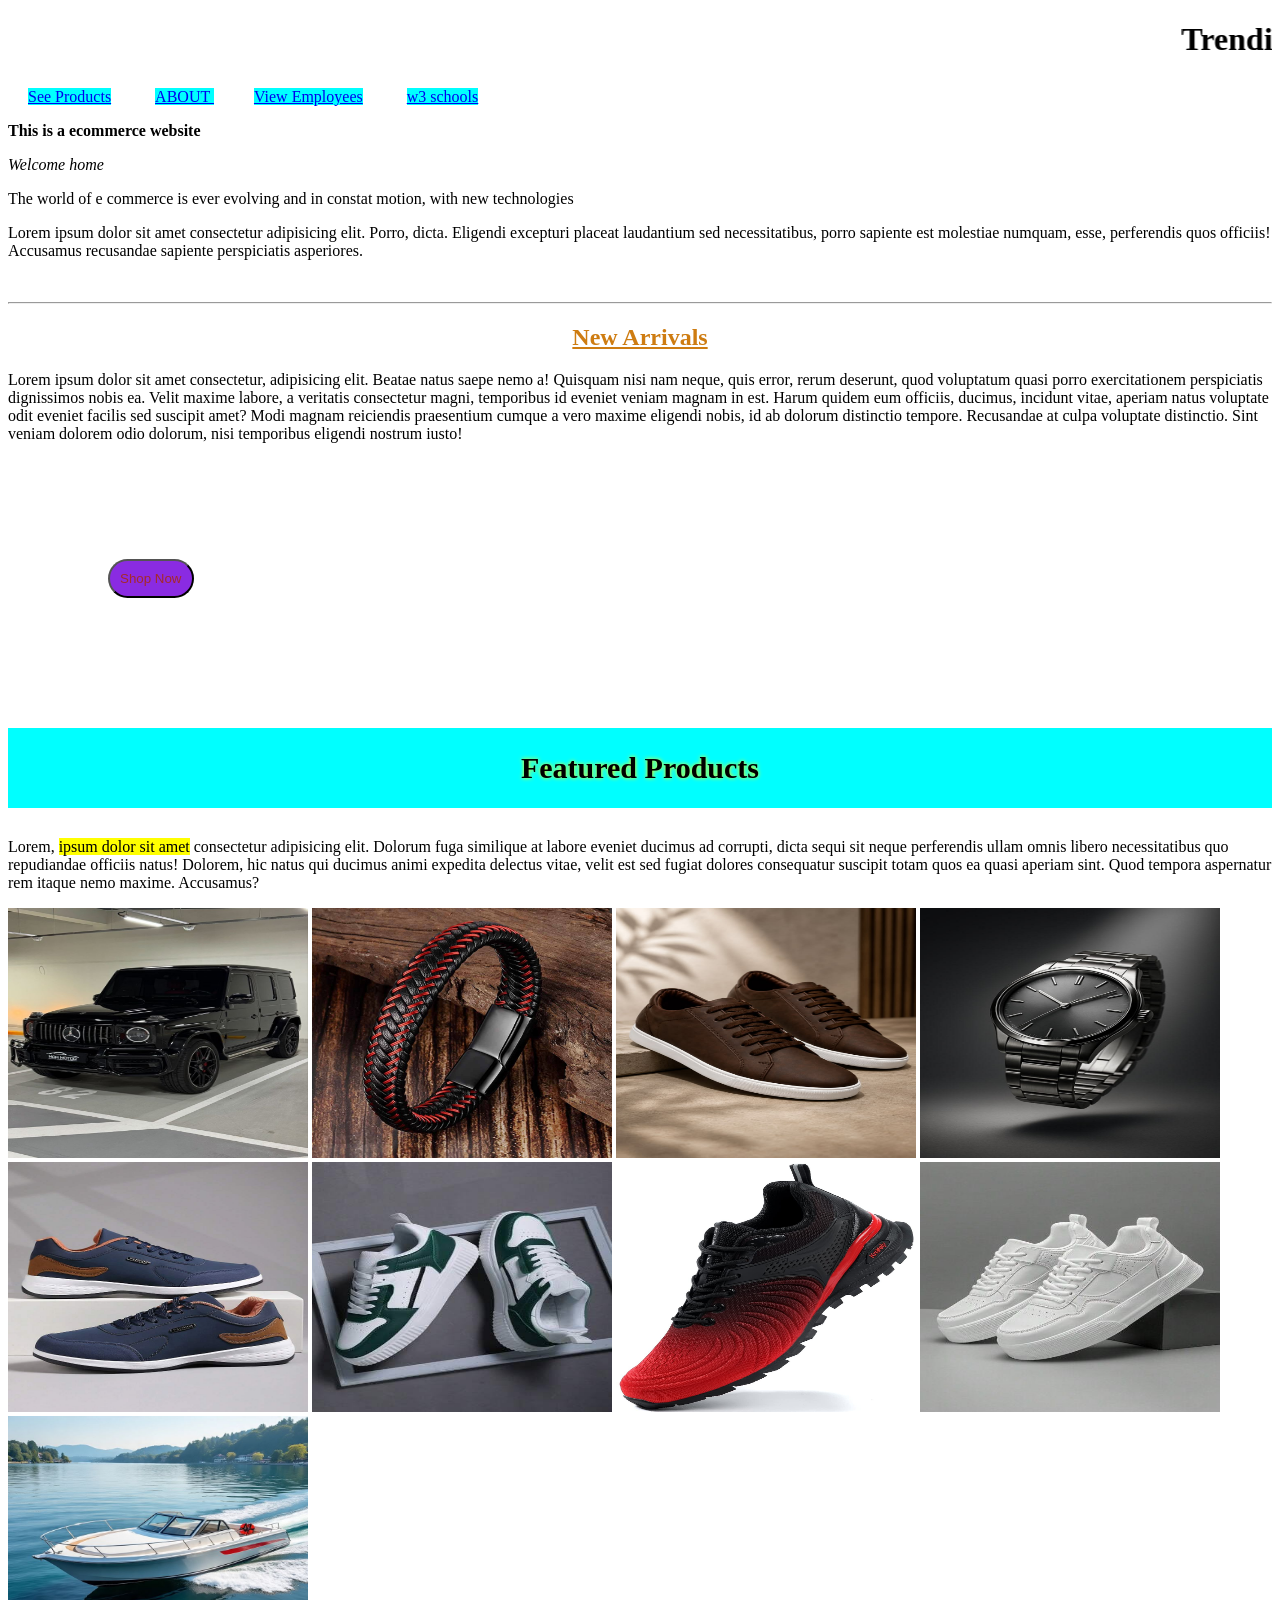
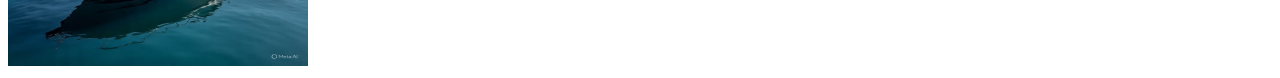
<file: index.html>
<!DOCTYPE html>
<html lang="en">
<head>
    <meta charset="UTF-8">
    <meta name="viewport" content="width=device-width, initial-scale=1.0">
    <title>HOME PAGE</title>
    <link rel="stylesheet" href="css/style.css">
    <style>
        a{
            background-color: aqua;
            margin: 20px;
        }
        a:hover{
            background-color: red;
        }
    </style>
</head>
<body>
    
    <h1><marquee behavior="" direction="">Trending Styles, Better Prices!</marquee></h1>
    <a href="products.html" target="_blank">See Products</a>
    <a href="about.html" target="_self">ABOUT </a>
    <a href="employee.html">View Employees</a>

    <a href="https://www.w3schools.com/">w3 schools </a>


    <p><b>This is a ecommerce website</b></p>
    <p><i>Welcome home</i></p>

    <p>The world of e commerce is ever evolving and in constat motion, with new technologies</p>

    <p>Lorem ipsum dolor sit amet consectetur adipisicing elit. Porro, dicta. Eligendi excepturi placeat laudantium sed necessitatibus, porro sapiente est molestiae numquam, esse, perferendis quos officiis! Accusamus recusandae sapiente perspiciatis asperiores.</p>
    <br>
    <hr>
    
    <h2 style="color: rgb(206, 124, 17);text-align: center;"><u>New Arrivals</u></h2>

    <p>Lorem ipsum dolor sit amet consectetur, adipisicing elit. Beatae natus saepe nemo a! Quisquam nisi nam neque, quis error, rerum deserunt, quod voluptatum quasi porro exercitationem perspiciatis dignissimos nobis ea.
    Velit maxime labore, a veritatis consectetur magni, temporibus id eveniet veniam magnam in est. Harum quidem eum officiis, ducimus, incidunt vitae, aperiam natus voluptate odit eveniet facilis sed suscipit amet?
    Modi magnam reiciendis praesentium cumque a vero maxime eligendi nobis, id ab dolorum distinctio tempore. Recusandae at culpa voluptate distinctio. Sint veniam dolorem odio dolorum, nisi temporibus eligendi nostrum iusto!</p>


    <button>Shop Now</button>

    <h3>Featured Products</h3>
    <p>Lorem, <mark>ipsum dolor sit amet</mark> consectetur adipisicing elit. Dolorum fuga similique at labore eveniet ducimus ad corrupti, dicta sequi sit neque perferendis ullam omnis libero necessitatibus quo repudiandae officiis natus!
    Dolorem, hic natus qui ducimus animi expedita delectus vitae, velit est sed fugiat dolores consequatur suscipit totam quos ea quasi aperiam sint. Quod tempora aspernatur rem itaque nemo maxime. Accusamus?</p>

    <img src="images/car.png" alt="car">
    <img src="images/bracelet.png" alt="">
    <img src="images/shoes.png" alt="">
    <img src="images/watch.png" alt="">
    <img src="images/sneaker.png" alt="">
    <img src="images/shoes1.png" alt="">
    <img src="images/sneaker1.png" alt="">
    <img src="images/sneaker2.png" alt="">
    <img src="images/yacht.png" alt="">


</body>
</html>
</file>
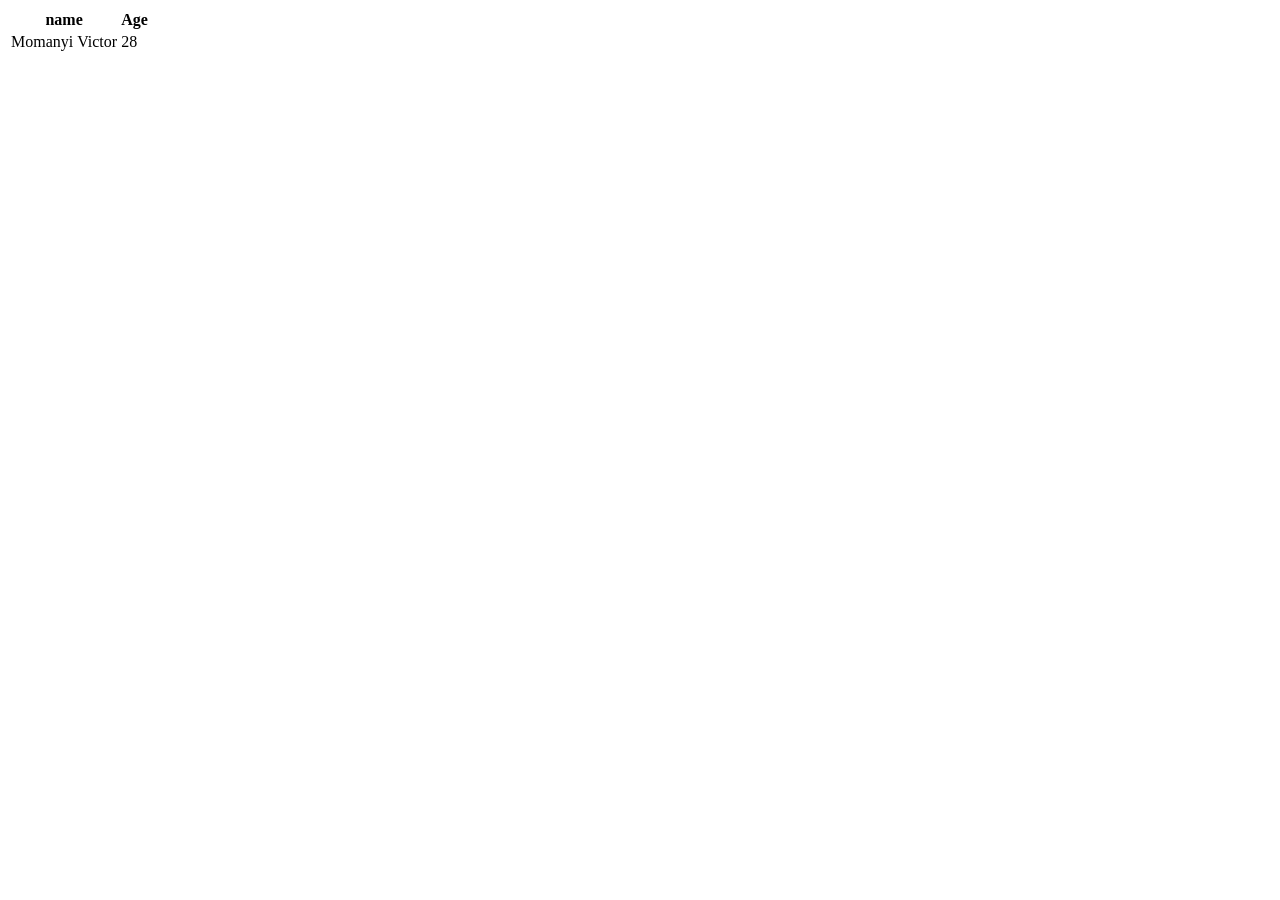
<file: about.html>
<!DOCTYPE html>
<html lang="en">
<head>
    <meta charset="UTF-8">
    <meta name="viewport" content="width=device-width, initial-scale=1.0">
    <title>Document</title>
</head>
<body>
    
    <table>
        <tr>
            <th colspan="2">name</th>
            <th>Age</th>
        </tr>

        <tr>
            <td>Momanyi</td>
            <td>Victor</td>
            <td>28</td>
        </tr>
        <tr></tr>
        <tr></tr>
    </table>
</body>
</html>
</file>
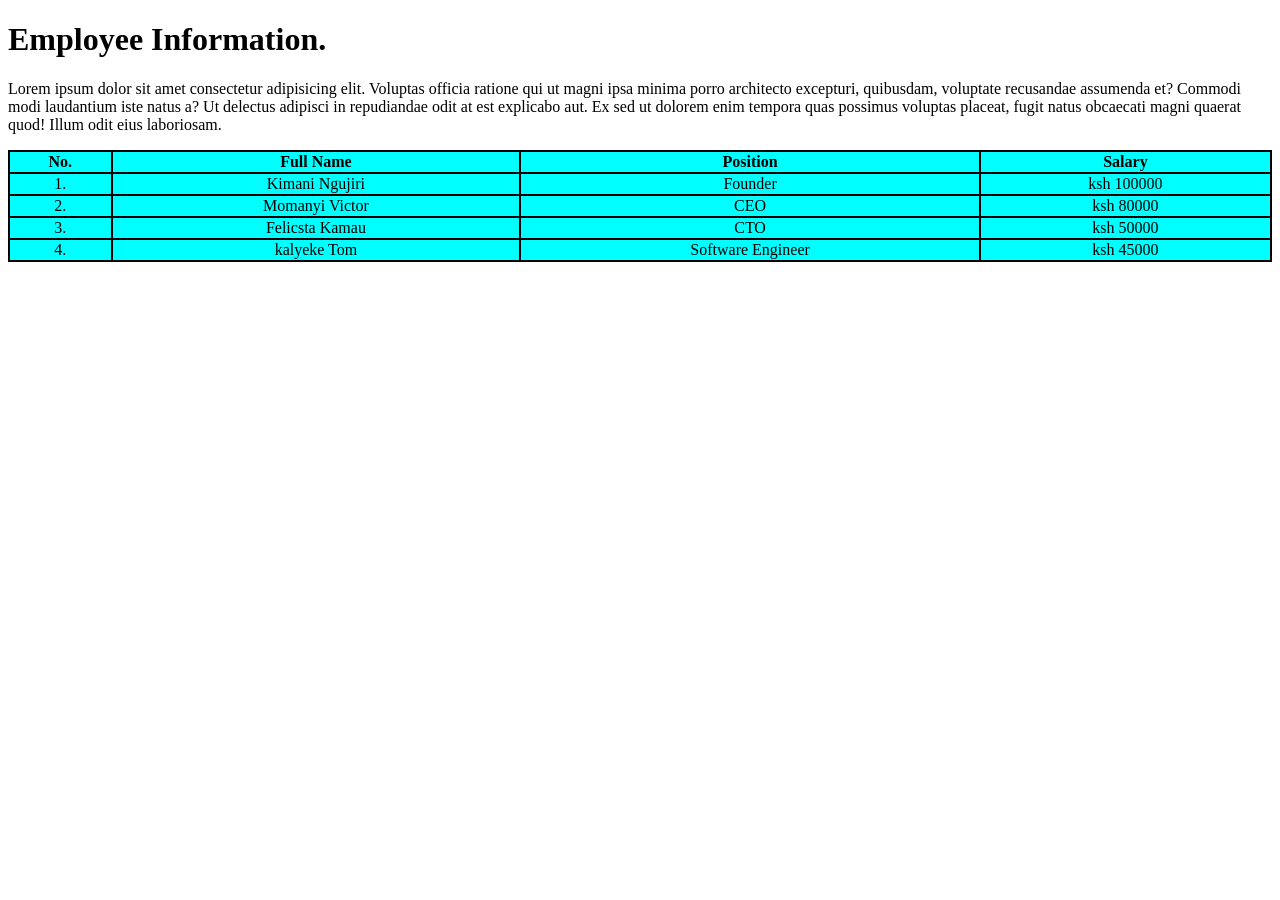
<file: employee.html>
<!DOCTYPE html>
<html lang="en">
<head>
    <meta charset="UTF-8">
    <meta name="viewport" content="width=device-width, initial-scale=1.0">
    <title>Employee Page - Momanyi</title>
    <style>
        table,th,td{
           border: 2px solid black;
           text-align: center;
           border-collapse: collapse;
        }
        table{
            width: 100%;
            height: 100px;
            background-color: aqua;
        }





    </style>
</head>
<body>
    <h1>Employee Information.</h1>

    <p>Lorem ipsum dolor sit amet consectetur adipisicing elit. Voluptas officia ratione qui ut magni ipsa minima porro architecto excepturi, quibusdam, voluptate recusandae assumenda et? Commodi modi laudantium iste natus a?
    Ut delectus adipisci in repudiandae odit at est explicabo aut. Ex sed ut dolorem enim tempora quas possimus voluptas placeat, fugit natus obcaecati magni quaerat quod! Illum odit eius laboriosam.</p>

    <table>
        <tr>
            <th>No.</th>
            <th>Full Name</th>
            <th>Position</th>
            <th>Salary</th>
        </tr>
        <tr>
            <td>1.</td>
            <td>Kimani Ngujiri</td>
            <td>Founder</td>
            <td>ksh 100000</td>
        </tr>
        <tr>
            <td>2.</td>
            <td>Momanyi Victor</td>
            <td>CEO</td>
            <td>ksh 80000</td>
        </tr>
        <tr>
            <td>3.</td>
            <td>Felicsta Kamau</td>
            <td>CTO</td>
            <td>ksh 50000</td>
        </tr>
        <tr>
            <td>4.</td>
            <td>kalyeke Tom</td>
            <td>Software Engineer</td>
            <td>ksh 45000</td>
        </tr>

    </table>










</body>
</html>
</file>
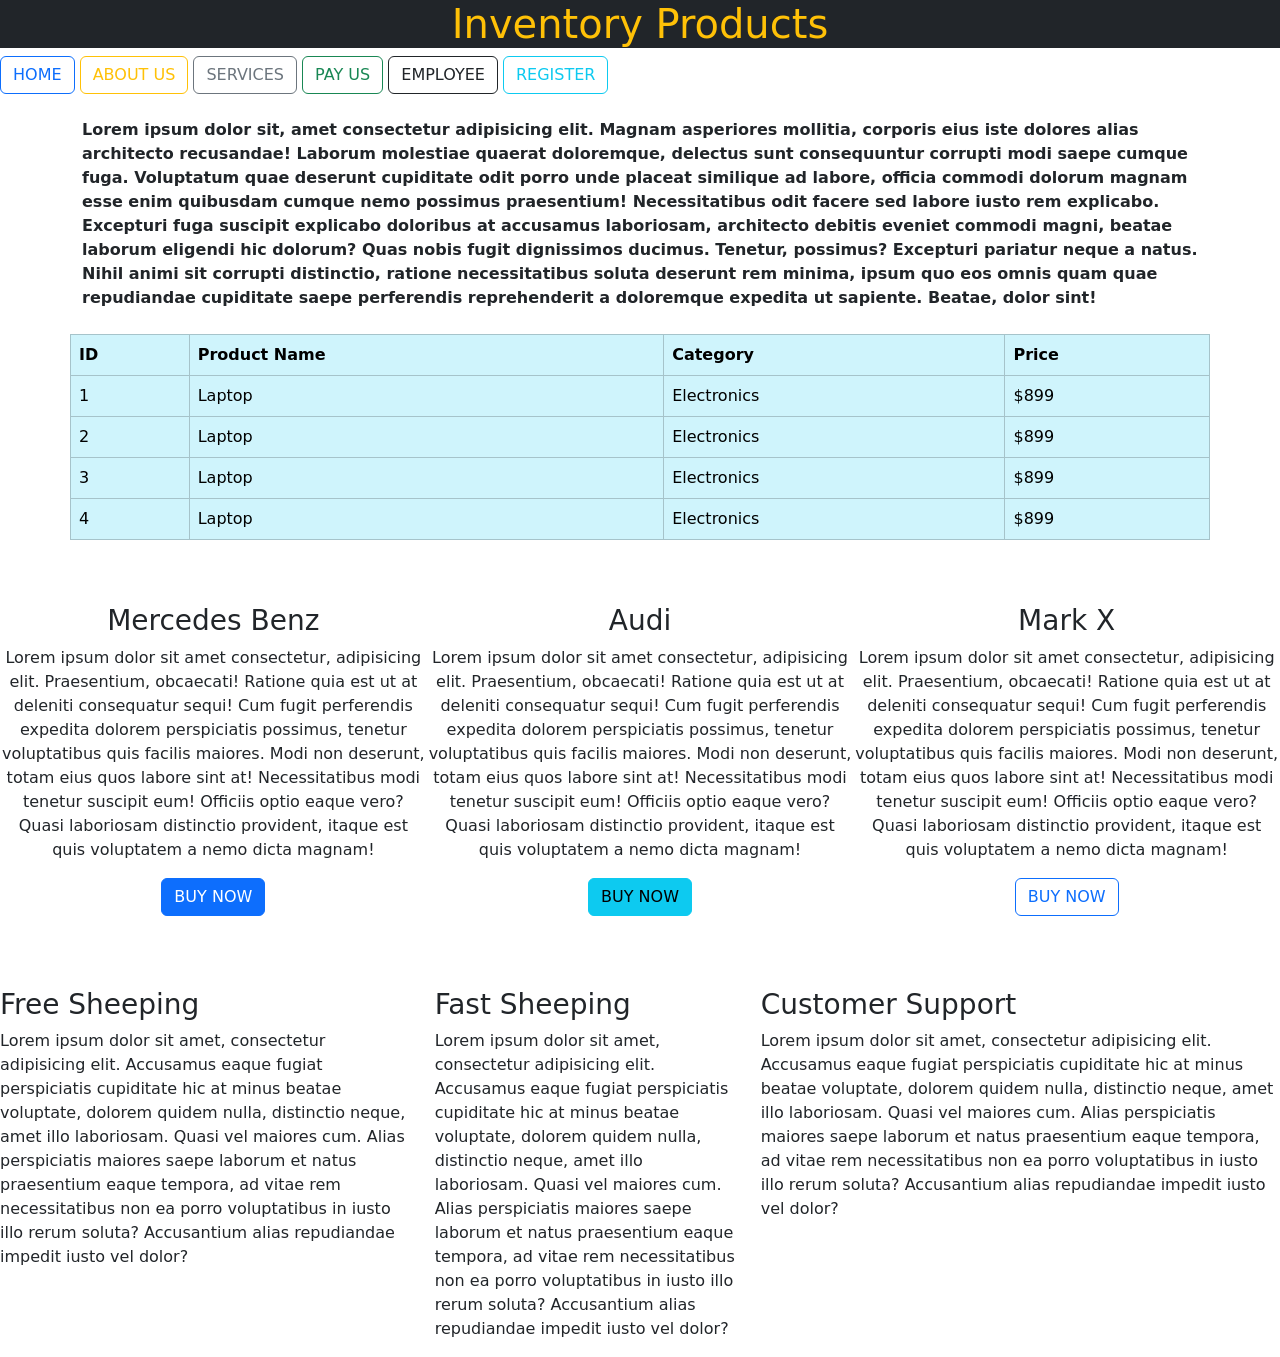
<file: inventory.html>
<!DOCTYPE html>
<html lang="en">
<head>
    <meta charset="UTF-8">
    <meta name="viewport" content="width=device-width, initial-scale=1.0">
    <title>Inventory</title>
    <link rel="stylesheet" href="bootstrap/css/bootstrap.min.css">
    <script src="bootstrap/js/bootstrap.min.js"></script>
</head>
<body>

    <h1 class="text-warning bg-dark text-center">Inventory Products</h1>


    <button class="btn btn-outline-primary">HOME</button>
    <button class="btn btn-outline-warning">ABOUT US</button>
    <button class="btn btn-outline-secondary">SERVICES</button>
    <button class="btn btn-outline-success">PAY US</button>
    <button class="btn btn-outline-dark">EMPLOYEE</button>
    <button class="btn btn-outline-info">REGISTER</button>

    <br>
    <br>
    

    <p class="fw-bold container mb-4">Lorem ipsum dolor sit, amet consectetur adipisicing elit. Magnam asperiores mollitia, corporis eius iste dolores alias architecto recusandae! Laborum molestiae quaerat doloremque, delectus sunt consequuntur corrupti modi saepe cumque fuga.
    Voluptatum quae deserunt cupiditate odit porro unde placeat similique ad labore, officia commodi dolorum magnam esse enim quibusdam cumque nemo possimus praesentium! Necessitatibus odit facere sed labore iusto rem explicabo.
    Excepturi fuga suscipit explicabo doloribus at accusamus laboriosam, architecto debitis eveniet commodi magni, beatae laborum eligendi hic dolorum? Quas nobis fugit dignissimos ducimus. Tenetur, possimus? Excepturi pariatur neque a natus.
    Nihil animi sit corrupti distinctio, ratione necessitatibus soluta deserunt rem minima, ipsum quo eos omnis quam quae repudiandae cupiditate saepe perferendis reprehenderit a doloremque expedita ut sapiente. Beatae, dolor sint!</p>


    <table class="table table-bordered table-info table-hover container">
        <tr>
            <th>ID</th>
            <th>Product Name</th>
            <th>Category</th>
            <th>Price</th>
        </tr>

        <tr>
            <td>1</td>
            <td>Laptop</td>
            <td>Electronics</td>
            <td>$899</td>
        </tr>

        <tr>
            <td>2</td>
            <td>Laptop</td>
            <td>Electronics</td>
            <td>$899</td>
        </tr>

        <tr>
            <td>3</td>
            <td>Laptop</td>
            <td>Electronics</td>
            <td>$899</td>
            
        </tr>

        <tr>
            <td>4</td>
            <td>Laptop</td>
            <td>Electronics</td>
            <td>$899</td>
        </tr>




    </table>


    <br><br>
    <div class="d-flex">
       <div class="text-center">
        <h3>Mercedes Benz</h3>
        <p>Lorem ipsum dolor sit amet consectetur, adipisicing elit. Praesentium, obcaecati! Ratione quia est ut at deleniti consequatur sequi! Cum fugit perferendis expedita dolorem perspiciatis possimus, tenetur voluptatibus quis facilis maiores.
        Modi non deserunt, totam eius quos labore sint at! Necessitatibus modi tenetur suscipit eum! Officiis optio eaque vero? Quasi laboriosam distinctio provident, itaque est quis voluptatem a nemo dicta magnam!</p>
        <button class="btn btn-primary">BUY NOW</button>
       </div>

       <div class="text-center">
         <h3>Audi</h3>
        <p>Lorem ipsum dolor sit amet consectetur, adipisicing elit. Praesentium, obcaecati! Ratione quia est ut at deleniti consequatur sequi! Cum fugit perferendis expedita dolorem perspiciatis possimus, tenetur voluptatibus quis facilis maiores.
        Modi non deserunt, totam eius quos labore sint at! Necessitatibus modi tenetur suscipit eum! Officiis optio eaque vero? Quasi laboriosam distinctio provident, itaque est quis voluptatem a nemo dicta magnam!</p>
        <button class="btn btn-info">BUY NOW</button>
       </div>

       <div class="text-center">
         <h3>Mark X</h3>
        <p>Lorem ipsum dolor sit amet consectetur, adipisicing elit. Praesentium, obcaecati! Ratione quia est ut at deleniti consequatur sequi! Cum fugit perferendis expedita dolorem perspiciatis possimus, tenetur voluptatibus quis facilis maiores.
        Modi non deserunt, totam eius quos labore sint at! Necessitatibus modi tenetur suscipit eum! Officiis optio eaque vero? Quasi laboriosam distinctio provident, itaque est quis voluptatem a nemo dicta magnam!</p>
        <button class="btn btn-outline-primary">BUY NOW</button>
       </div>

    </div>
<br><br><br>



<!--Bootstrap Grid system-->

    <div class="row">
        <div class="col-4">
            <h3>Free Sheeping</h3>
            <p>Lorem ipsum dolor sit amet, consectetur adipisicing elit. Accusamus eaque fugiat perspiciatis cupiditate hic at minus beatae voluptate, dolorem quidem nulla, distinctio neque, amet illo laboriosam. Quasi vel maiores cum.
            Alias perspiciatis maiores saepe laborum et natus praesentium eaque tempora, ad vitae rem necessitatibus non ea porro voluptatibus in iusto illo rerum soluta? Accusantium alias repudiandae impedit iusto vel dolor?</p>

        </div>

        <div class="col-3">
            <h3>Fast Sheeping</h3>
            <p>Lorem ipsum dolor sit amet, consectetur adipisicing elit. Accusamus eaque fugiat perspiciatis cupiditate hic at minus beatae voluptate, dolorem quidem nulla, distinctio neque, amet illo laboriosam. Quasi vel maiores cum.
            Alias perspiciatis maiores saepe laborum et natus praesentium eaque tempora, ad vitae rem necessitatibus non ea porro voluptatibus in iusto illo rerum soluta? Accusantium alias repudiandae impedit iusto vel dolor?</p>

        </div>

        <div class="col-5">
            <h3>Customer Support</h3>
            <p>Lorem ipsum dolor sit amet, consectetur adipisicing elit. Accusamus eaque fugiat perspiciatis cupiditate hic at minus beatae voluptate, dolorem quidem nulla, distinctio neque, amet illo laboriosam. Quasi vel maiores cum.
            Alias perspiciatis maiores saepe laborum et natus praesentium eaque tempora, ad vitae rem necessitatibus non ea porro voluptatibus in iusto illo rerum soluta? Accusantium alias repudiandae impedit iusto vel dolor?</p>

        </div>


    </div>
</body>
</html>
</file>
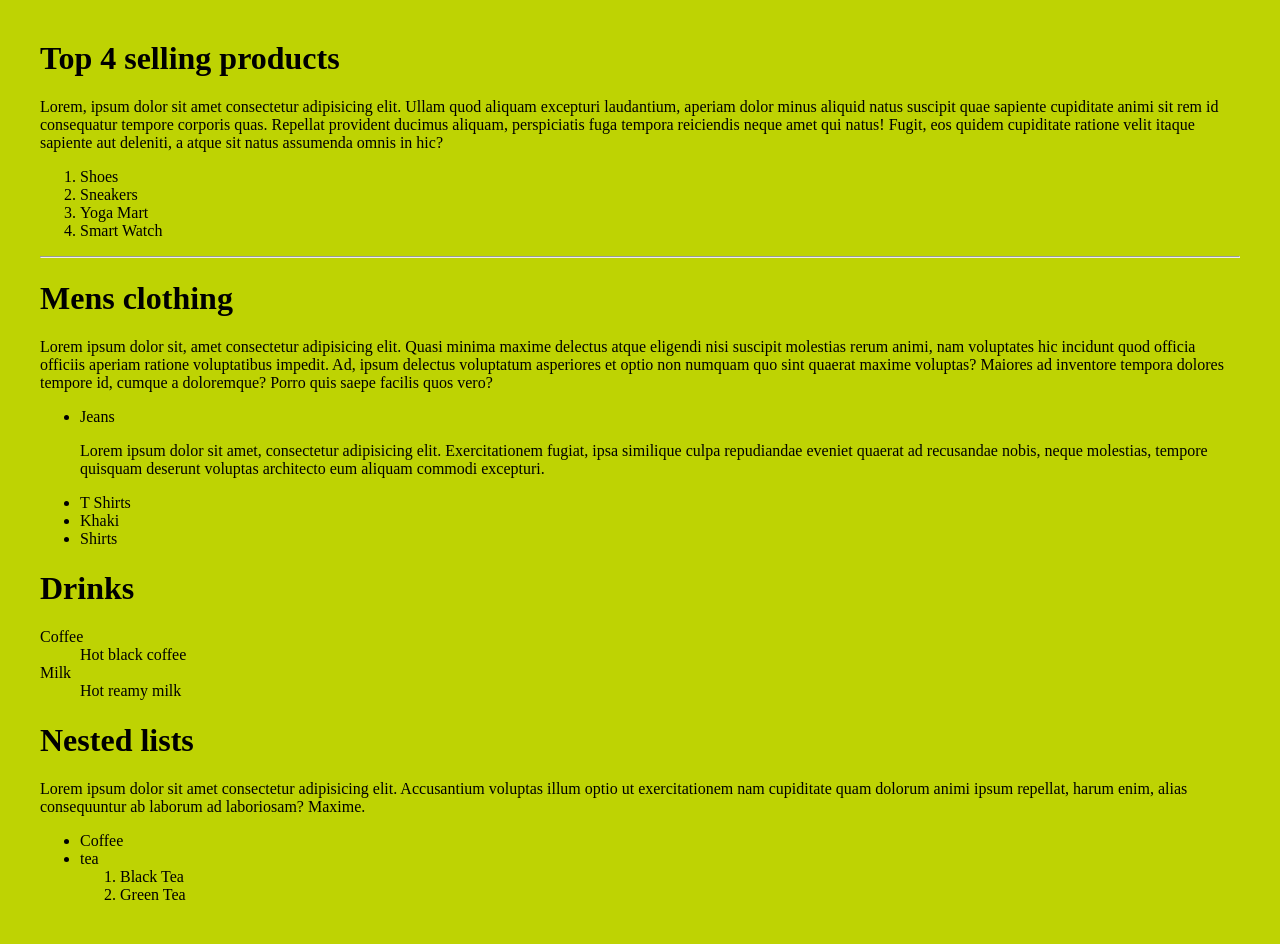
<file: products.html>
<!DOCTYPE html>
<html lang="en">
<head>
    <meta charset="UTF-8">
    <meta name="viewport" content="width=device-width, initial-scale=1.0">
    <title>Products Page</title>
    <style>
       body{
        background-color: rgb(190, 211, 3);
        margin: 40px;
       }


    </style>
</head>
<body>
    
    <!---ordered List-->
    <h1>Top 4 selling products</h1>
    <p>Lorem, ipsum dolor sit amet consectetur adipisicing elit. Ullam quod aliquam excepturi laudantium, aperiam dolor minus aliquid natus suscipit quae sapiente cupiditate animi sit rem id consequatur tempore corporis quas.
    Repellat provident ducimus aliquam, perspiciatis fuga tempora reiciendis neque amet qui natus! Fugit, eos quidem cupiditate ratione velit itaque sapiente aut deleniti, a atque sit natus assumenda omnis in hic?</p>
    <ol type="1">
        <li>Shoes</li>
        <li>Sneakers</li>
        <li>Yoga Mart</li>
        <li>Smart Watch</li>
    </ol>
    <hr>
<!--Unordered list-->
    <h1>Mens clothing</h1>
    <p>Lorem ipsum dolor sit, amet consectetur adipisicing elit. Quasi minima maxime delectus atque eligendi nisi suscipit molestias rerum animi, nam voluptates hic incidunt quod officia officiis aperiam ratione voluptatibus impedit.
    Ad, ipsum delectus voluptatum asperiores et optio non numquam quo sint quaerat maxime voluptas? Maiores ad inventore tempora dolores tempore id, cumque a doloremque? Porro quis saepe facilis quos vero?</p>
    <ul>
        <li>Jeans</li>
        <p>Lorem ipsum dolor sit amet, consectetur adipisicing elit. Exercitationem fugiat, ipsa similique culpa repudiandae eveniet quaerat ad recusandae nobis, neque molestias, tempore quisquam deserunt voluptas architecto eum aliquam commodi excepturi.</p>
        <li>T Shirts</li>
        <li>Khaki</li>
        <li>Shirts</li>
    </ul>

<!-- description lists-->
 <h1>Drinks</h1>
 <dl>
    <dt>Coffee</dt>
    <dd>Hot black coffee</dd>
    <dt>Milk</dt>
    <dd>Hot reamy milk</dd>
 </dl>

 <!--nested lists-->
    <h1>Nested lists</h1>
    <p>Lorem ipsum dolor sit amet consectetur adipisicing elit. Accusantium voluptas illum optio ut exercitationem nam cupiditate quam dolorum animi ipsum repellat, harum enim, alias consequuntur ab laborum ad laboriosam? Maxime.</p>
    <ul>
        <li>Coffee</li>
        <li>tea
            <ol>
                <li>Black Tea</li>
                <li>Green Tea</li>
            </ol>
        </li>
    </ul>
</body>
</html>
</file>
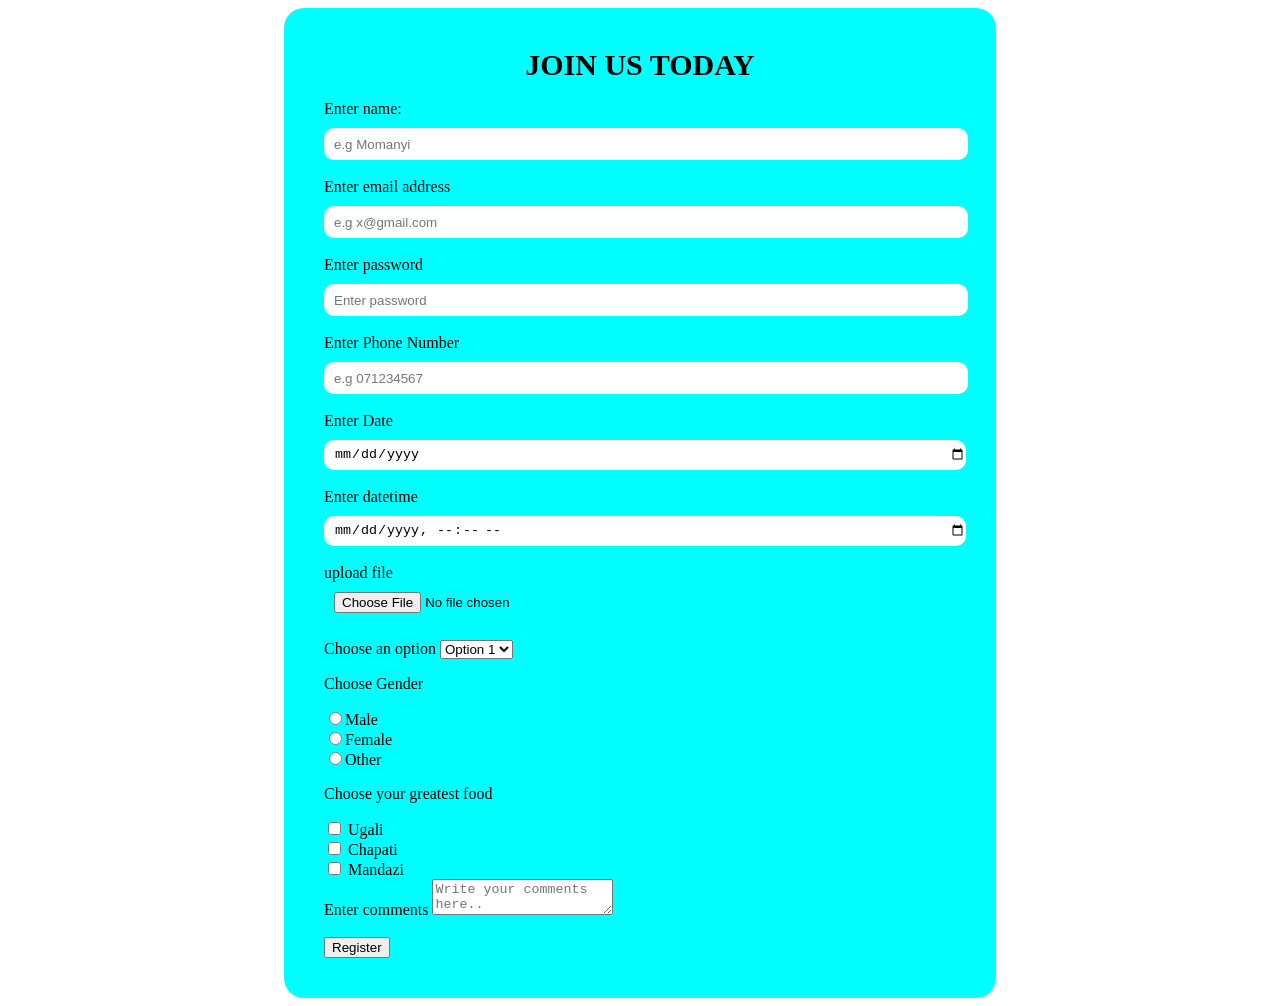
<file: registers.html>
<!DOCTYPE html>
<html lang="en">
<head>
    <meta charset="UTF-8">
    <meta name="viewport" content="width=device-width, initial-scale=1.0">
    <title>Registers</title>
    <link rel="stylesheet" href="css/register.css">
</head>
<body>
    
    <form action="">
        <legend>JOIN US TODAY</legend>
        <br>
        <label for="fullname">Enter name:</label>
        <input type="text" id="fullname" placeholder="e.g Momanyi" required>
         <br><br>

         <label for="mail">Enter email address</label>
         <input type="email" id="mail"placeholder="e.g x@gmail.com">
         <br><br>

         <label for="pwd">Enter password</label>
         <input type="password" id="pwd" placeholder="Enter password">
         <br><br>

        <label for="pn">Enter Phone Number</label>
         <input type="tel" id="pn" placeholder="e.g 071234567">
         <br><br>

         <label for="date">Enter Date</label>
         <input type="date" id="date">
         <br><br>

         <label for="datetime">Enter datetime</label>
         <input type="datetime-local" id="datetime">
         <br><br>

         <label for="file">upload file</label>
         <input type="file" id="file">
         <br><br>

         <!--dropdown-->
         <label for="drop">Choose an option</label>
         <select name="drop" id="drop">
            <option value="Option 1">Option 1</option>
            <option value="Option 2">Option 2</option>
            <option value="Option 3">Option 3</option>
         </select>
         <br>


         <!--radiobutton-->
         <p>Choose Gender</p>
         <label>
            <label for="gender">
                <input type="radio" name="option" id="gender">Male
            </label><br>
              <label for="gender">
                <input type="radio" name="option" id="gender">Female
            </label><br>
              <label for="gender">
                <input type="radio" name="option" id="gender">Other
            </label><br>

         </label>

          

         <!--checkbox-->
         <label>
            <p>Choose your greatest food</p>
            <label for="option">
                <input type="checkbox" name="option" id="">
            Ugali
            </label>
            <br>
        <label>
            <label for="option">
                <input type="checkbox" name="option" id="">
            Chapati
            </label>
            <br>
        <label>
            <label for="option">
                <input type="checkbox" name="option" id="">
            Mandazi
            </label>
            <br>



         <!--textarea-->
         <label for="comments">Enter comments</label>
         <textarea id="comments"placeholder="Write your comments here.."></textarea>
         <br><br>


        <button>Register</button>






    </form>








</body>
</html>
</file>
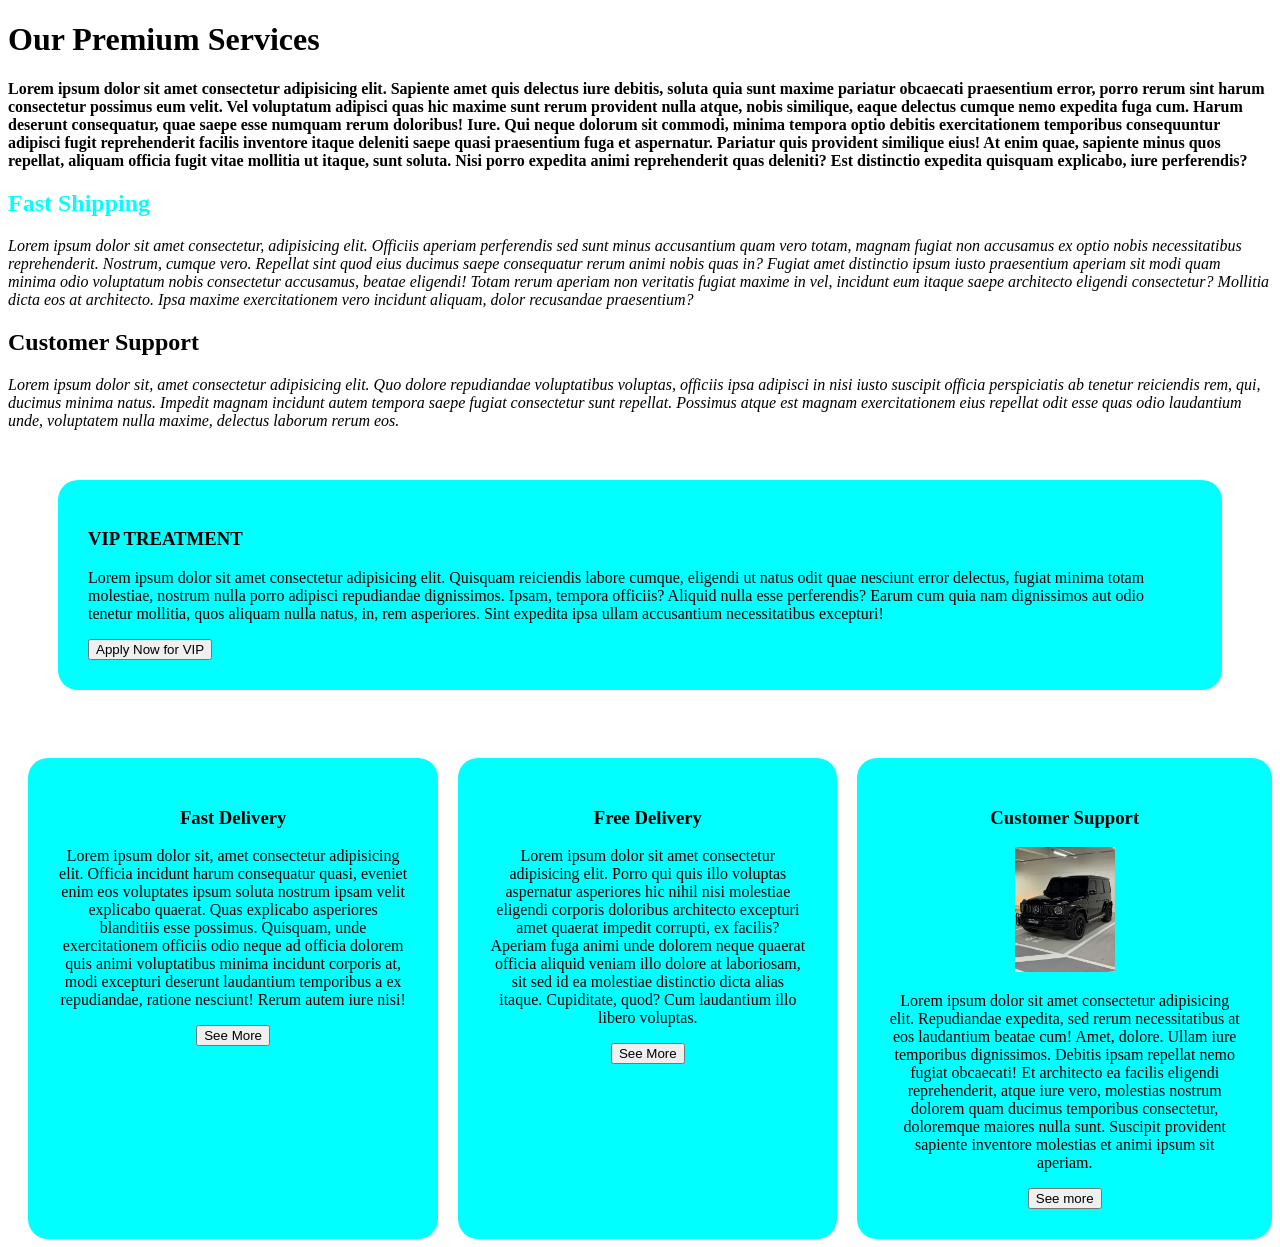
<file: services.html>
<!DOCTYPE html>
<html lang="en">
<head>
    <meta charset="UTF-8">
    <meta name="viewport" content="width=device-width, initial-scale=1.0">
    <title>Services-Page</title>
    <link rel="stylesheet" href="css/services.css">
</head>
<body>
    <h1>Our Premium Services</h1>
    <p id="par">Lorem ipsum dolor sit amet consectetur adipisicing elit. Sapiente amet quis delectus iure debitis, soluta quia sunt maxime pariatur obcaecati praesentium error, porro rerum sint harum consectetur possimus eum velit.
    Vel voluptatum adipisci quas hic maxime sunt rerum provident nulla atque, nobis similique, eaque delectus cumque nemo expedita fuga cum. Harum deserunt consequatur, quae saepe esse numquam rerum doloribus! Iure.
    Qui neque dolorum sit commodi, minima tempora optio debitis exercitationem temporibus consequuntur adipisci fugit reprehenderit facilis inventore itaque deleniti saepe quasi praesentium fuga et aspernatur. Pariatur quis provident similique eius!
    At enim quae, sapiente minus quos repellat, aliquam officia fugit vitae mollitia ut itaque, sunt soluta. Nisi porro expedita animi reprehenderit quas deleniti? Est distinctio expedita quisquam explicabo, iure perferendis?</p>

    <h2 id="shipping">Fast Shipping</h2>
    <p class="one">Lorem ipsum dolor sit amet consectetur, adipisicing elit. Officiis aperiam perferendis sed sunt minus accusantium quam vero totam, magnam fugiat non accusamus ex optio nobis necessitatibus reprehenderit. Nostrum, cumque vero.
    Repellat sint quod eius ducimus saepe consequatur rerum animi nobis quas in? Fugiat amet distinctio ipsum iusto praesentium aperiam sit modi quam minima odio voluptatum nobis consectetur accusamus, beatae eligendi!
    Totam rerum aperiam non veritatis fugiat maxime in vel, incidunt eum itaque saepe architecto eligendi consectetur? Mollitia dicta eos at architecto. Ipsa maxime exercitationem vero incidunt aliquam, dolor recusandae praesentium?</p>

    <h2>Customer Support</h2>
    <p class="one">Lorem ipsum dolor sit, amet consectetur adipisicing elit. Quo dolore repudiandae voluptatibus voluptas, officiis ipsa adipisci in nisi iusto suscipit officia perspiciatis ab tenetur reiciendis rem, qui, ducimus minima natus.
    Impedit magnam incidunt autem tempora saepe fugiat consectetur sunt repellat. Possimus atque est magnam exercitationem eius repellat odit esse quas odio laudantium unde, voluptatem nulla maxime, delectus laborum rerum eos.</p>

    <!--division-->
    <div id="vip">
        <h3>VIP TREATMENT</h3>
        <p>Lorem ipsum dolor sit amet consectetur adipisicing elit. Quisquam reiciendis labore cumque, eligendi ut natus odit quae nesciunt error delectus, fugiat minima totam molestiae, nostrum nulla porro adipisci repudiandae dignissimos.
        Ipsam, tempora officiis? Aliquid nulla esse perferendis? Earum cum quia nam dignissimos aut odio tenetur mollitia, quos aliquam nulla natus, in, rem asperiores. Sint expedita ipsa ullam accusantium necessitatibus excepturi!</p>

        <button>Apply Now for VIP</button>

    </div>

    <br>

    <div id="main">

        <div class="customer">
            <h3>Fast Delivery</h3>
            <p>Lorem ipsum dolor sit, amet consectetur adipisicing elit. Officia incidunt harum consequatur quasi, eveniet enim eos voluptates ipsum soluta nostrum ipsam velit explicabo quaerat. Quas explicabo asperiores blanditiis esse possimus.
            Quisquam, unde exercitationem officiis odio neque ad officia dolorem quis animi voluptatibus minima incidunt corporis at, modi excepturi deserunt laudantium temporibus a ex repudiandae, ratione nesciunt! Rerum autem iure nisi!</p>
            <button>See More</button>
        </div>
        

        <div class="customer">
            <h3>Free Delivery</h3>

            <p>Lorem ipsum dolor sit amet consectetur adipisicing elit. Porro qui quis illo voluptas aspernatur asperiores hic nihil nisi molestiae eligendi corporis doloribus architecto excepturi amet quaerat impedit corrupti, ex facilis?
            Aperiam fuga animi unde dolorem neque quaerat officia aliquid veniam illo dolore at laboriosam, sit sed id ea molestiae distinctio dicta alias itaque. Cupiditate, quod? Cum laudantium illo libero voluptas.</p>
            <button>See More</button>

        </div>

        <div class="customer">
            <h3>Customer Support</h3>
            <img src="images/car.png" alt="car">
            <p>Lorem ipsum dolor sit amet consectetur adipisicing elit. Repudiandae expedita, sed rerum necessitatibus at eos laudantium beatae cum! Amet, dolore. Ullam iure temporibus dignissimos. Debitis ipsam repellat nemo fugiat obcaecati!
            Et architecto ea facilis eligendi reprehenderit, atque iure vero, molestias nostrum dolorem quam ducimus temporibus consectetur, doloremque maiores nulla sunt. Suscipit provident sapiente inventore molestias et animi ipsum sit aperiam.</p>
            <button>See more</button>

        </div>





    </div>





















    

</body>
</html>
</file>
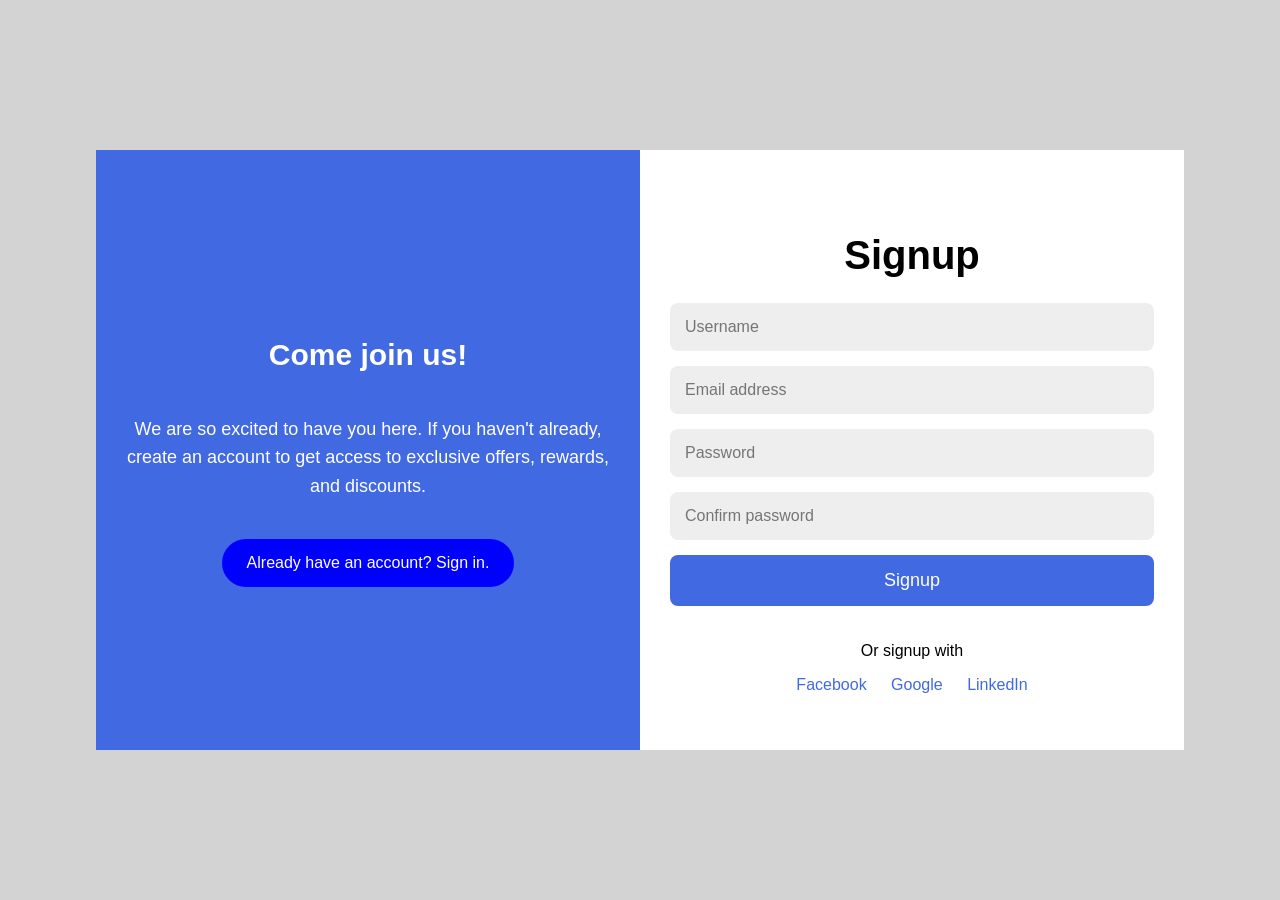
<file: sign.html>
<!DOCTYPE html>
<html lang="en">
<head>
    <meta charset="UTF-8">
    <meta name="viewport" content="width=device-width, initial-scale=1.0">

    <title>Signup Page</title>

    <!-- Link CSS file -->
    <link rel="stylesheet" href="css/sign.css">
</head>

<body>

    <!-- Main Container -->
    <div class="container">

        <!-- Left Container -->
        <div class="left">

            <h2>Come join us!</h2>

            <p>
                We are so excited to have you here.
                If you haven't already, create an account
                to get access to exclusive offers, rewards,
                and discounts.
            </p>

            <a href="#">Already have an account? Sign in.</a>

        </div>

        <!-- Right Container -->
        <div class="right">

            <h1>Signup</h1>

            <form>

                <input type="text" placeholder="Username" required>

                <input type="email" placeholder="Email address" required>

                <input type="password" placeholder="Password" required>

                <input type="password" placeholder="Confirm password" required>

                <button type="submit">Signup</button>

            </form>

            <!-- Social Links -->
            <div class="social">

                <p>Or signup with</p>

                <a href="#">Facebook</a>
                <a href="#">Google</a>
                <a href="#">LinkedIn</a>

            </div>

        </div>

    </div>

</body>
</html>
</file>
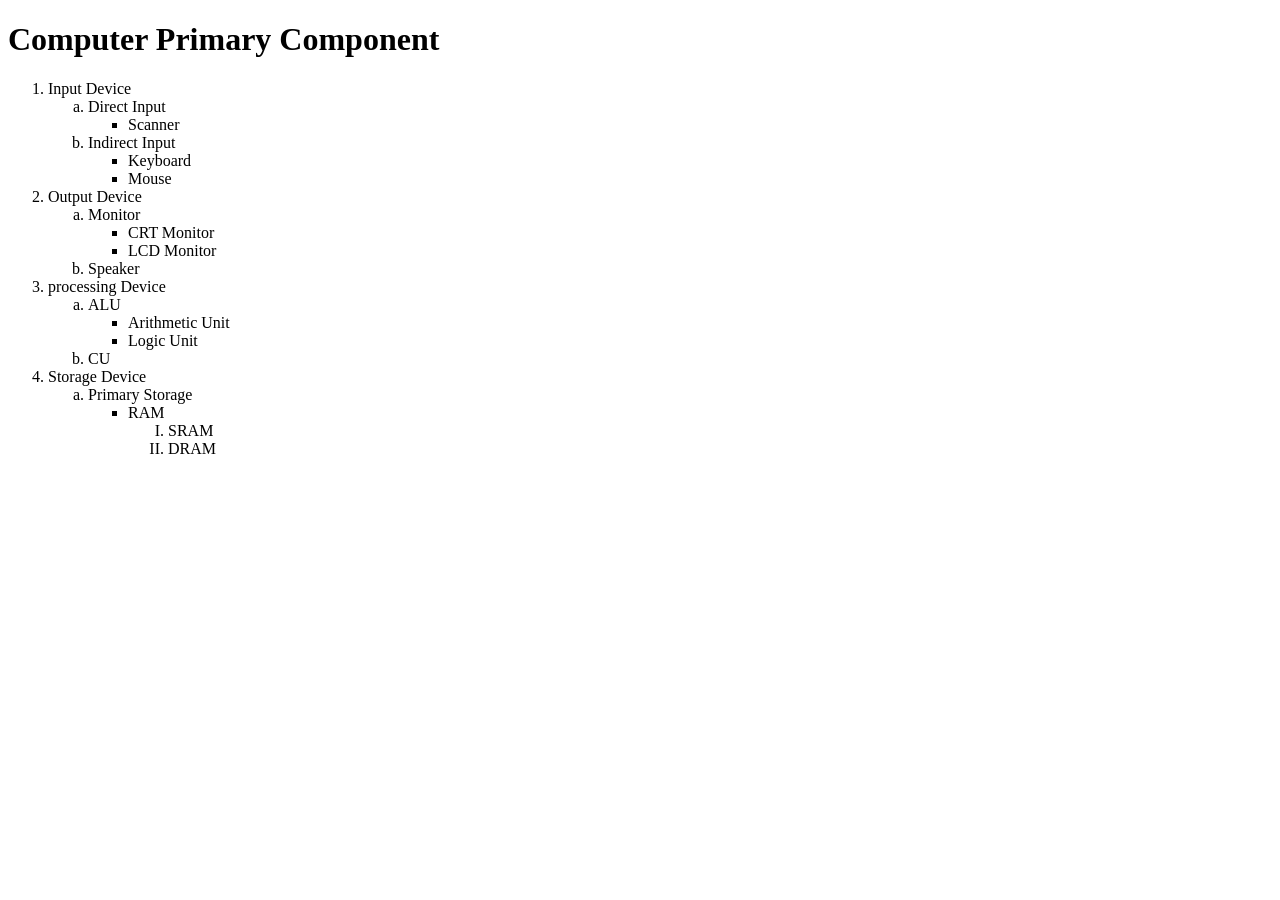
<file: test.html>
<!DOCTYPE html>
<html lang="en">
<head>
    <meta charset="UTF-8">
    <meta name="viewport" content="width=device-width, initial-scale=1.0">
    <title>Lists</title>
</head>
<body>
    
    <h1>Computer Primary Component</h1>
    <ol type="1">
        <li>Input Device
            <ol type="a">
                <li>Direct Input
                    <ul><li>Scanner</li></ul>
                </li>
                <li>Indirect Input
                    <ul>
                        <li>Keyboard</li>
                        <li>Mouse</li>
                    </ul>
                </li>
            </ol>
        </li>


        <li>Output Device
            <ol type="a">
                <li>Monitor
                    <ul>
                        <li>CRT Monitor</li>
                        <li>LCD Monitor</li>
                    </ul>
                </li>
                <li>Speaker</li>
            </ol>
        </li>

        <li>processing Device
            <ol type="a">
                <li>ALU
                    <ul>
                        <li>Arithmetic Unit</li>
                        <li>Logic Unit</li>
                    </ul>
                </li>
                <li>CU</li>
            </ol>
        </li>

        <li>Storage Device
            <ol type="a">
                <li>Primary Storage
                    <ul>
                        <li>RAM
                            <ol type="I">
                                <li>SRAM</li>
                                <li>DRAM</li>
                            </ol>
                        </li>
                    </ul>
                </li>
            </ol>
        </li>
    </ol>


</body>
</html>
</file>
<file: css/style.css>
*{
    
}


button{
    background-color: blueviolet;
    color: brown;
    margin: 100px;
    padding: 10px;
    border-radius: 20px;
}

img{
    width: 300px;
    height: 250px;
    
}

h3{
    text-align: center;
    font-size: 30px;
    background-color: aqua;
    line-height: 80px;
    text-shadow: 0 0 4px yellow;
}
</file>
<file: css/register.css>
form{
    background-color: aqua;
    width: 50%;
    margin: auto;
    padding: 40px;
    border-radius: 20px;
}

legend{
    text-align: center;
    font-size: 30px;
    font-weight: bold;
}

input[type=text],input[type=email],input[type=password],
input[type=tel],input[type=date],input[type=datetime-local],input[type=file]
{
    width: 100%;
    height: 30px;
    border-radius: 10px;
    border: none;
    margin-top: 10px;
    padding-left: 10px;
}
</file>
<file: css/services.css>
#par{
    font-weight: bold;
}
#shipping{
    color: aqua;
}

.one{
    font-style: italic;
}

#vip{
    background-color: aqua;
    margin: 50px;
    padding: 30px;
    border-radius: 20px;
}

#main{
    display: flex;
}

.customer{
    background-color: aqua;
    margin-left: 20px;
    padding: 30px;
    text-align: center;
    border-radius: 20px;
}

.customer img{
    width: 100px;
}
</file>
<file: css/sign.css>
/* General Styling */
body {
    background-color: lightgray;
    font-family: Arial, sans-serif;
    margin: 0;
    padding: 0;

    display: flex;
    justify-content: center;
    align-items: center;

    min-height: 100vh;
}

/* Main Container */
.container {
    display: flex;
    width: 85%;
    min-height: 600px;
    background-color: white;
}

/* Left Container */
.left {
    width: 50%;
    background-color: royalblue;
    color: white;

    display: flex;
    flex-direction: column;
    justify-content: center;
    align-items: center;

    text-align: center;
    padding: 30px;
}

/* Left Heading */
.left h2 {
    font-size: 30px;
}

/* Left Paragraph */
.left p {
    font-size: 18px;
    line-height: 1.6;
}

/* Sign In Link */
.left a {
    color: white;
    background-color: blue;

    padding: 15px 25px;
    border-radius: 30px;

    text-decoration: none;
    margin-top: 20px;
}

/* Right Container */
.right {
    width: 50%;
    background-color: white;

    display: flex;
    flex-direction: column;
    justify-content: center;
    align-items: center;

    padding: 30px;
}

/* Signup Heading */
.right h1 {
    font-size: 40px;
    margin-bottom: 25px;
}

/* Form */
form {
    width: 100%;
}

/* Input Fields */
input {
    width: 100%;
    padding: 15px;
    margin-bottom: 15px;

    border: none;
    border-radius: 8px;

    background-color: #eeeeee;
    font-size: 16px;

    box-sizing: border-box;
}

/* Signup Button */
button {
    width: 100%;
    padding: 15px;

    background-color: royalblue;
    color: white;

    border: none;
    border-radius: 8px;

    font-size: 18px;
    cursor: pointer;
}

/* Button Hover Effect */
button:hover {
    background-color: darkblue;
}

/* Social Links Section */
.social {
    text-align: center;
    margin-top: 20px;
}

/* Social Links */
.social a {
    text-decoration: none;
    margin: 10px;
    color: royalblue;
}

/* Responsive Design */
@media (max-width: 768px) {

    .container {
        flex-direction: column;
        width: 95%;
    }

    .left,
    .right {
        width: auto;
    }
}
</file>
